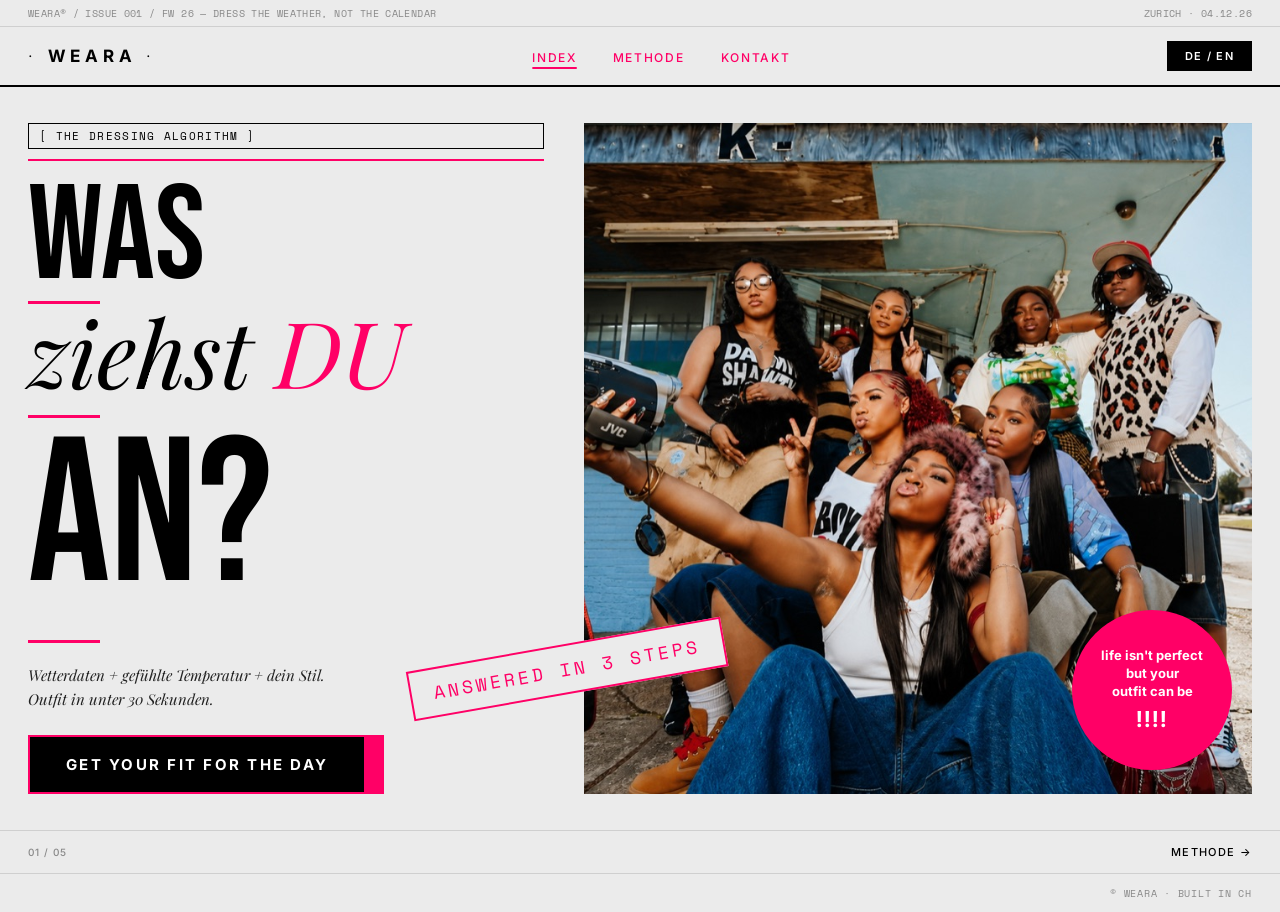
<file: index.html>
<!doctype html>
<html lang="de">
  <head>
    <meta charset="UTF-8" />
    <meta name="viewport" content="width=device-width, initial-scale=1.0" />
    <title>WEARA — The Dressing Algorithm</title>
    <link rel="stylesheet" href="css/style.css" />
  </head>
  <body id="page-index">
    <!-- NAVIGATION -->
    <div class="nav-wrapper">
      <div class="info-bar">
        <span
          >WEARA® / ISSUE 001 / FW 26 — DRESS THE WEATHER, NOT THE
          CALENDAR</span
        >
        <span id="dateTime"></span>
      </div>
      <nav class="main-nav">
        <a href="index.html" class="logo">WEARA</a>
        <ul class="nav-links">
          <li><a href="index.html" class="active">INDEX</a></li>
          <li><a href="mood.html">METHODE</a></li>
          <li><a href="kontakt.html">KONTAKT</a></li>
        </ul>
        <button class="nav-btn">DE / EN</button>
      </nav>
    </div>

    <!-- PAGE CONTENT -->
    <main class="page">
      <section class="index-layout">
        <!-- LEFT: Text -->
        <div class="index-left">
          <div class="tag-label">[ THE DRESSING ALGORITHM ]</div>
          <div class="tag-label-line"></div>

          <h1 class="hero-headline">
            <span class="h-was">WAS</span>
            <span class="pink-bar-h"></span>
            <span class="h-mid">ziehst <span class="text-pink">DU</span></span>
            <span class="pink-bar-h"></span>
            <span class="h-an">AN?</span>
          </h1>

          <div class="hero-tagline">
            <span class="pink-bar-h" style="margin-bottom: 20px"></span>
            <p>
              Wetterdaten + gefühlte Temperatur + dein Stil.<br />Outfit in
              unter 30 Sekunden.
            </p>
            <div class="cta-wrapper">
              <a href="mood.html" class="btn-primary"
                >GET YOUR FIT FOR THE DAY</a
              >
              <div class="cta-accent"></div>
            </div>
          </div>
        </div>

        <!-- RIGHT: Hero Image -->
        <div class="index-right">
          <!-- Ersetze diese URL mit deinem eigenen Bild -->
          <div
            class="hero-photo"
            style="background-image: url('img/hero.jpg');"
          ></div>

          <!-- Pinker Kreis-Badge -->
          <div class="circle-badge">
            <span>life isn't perfect<br />but your<br />outfit can be</span>
            <span class="excl">!!!!</span>
          </div>
        </div>

        <!-- "ANSWERED IN 3 STEPS" — ausserhalb index-right, schwebt über der Grenze -->
        <div class="answered-tag">ANSWERED IN 3 STEPS</div>
      </section>
    </main>

    <!-- BOTTOM NAV -->
    <div class="bottom-nav">
      <span class="page-info">01 / 05</span>
      <a href="mood.html">METHODE →</a>
    </div>

    <!-- FOOTER -->
    <footer class="site-footer">© WEARA · BUILT IN CH</footer>

    <script src="js/script.js" type="module"></script>
  </body>
</html>
</file>
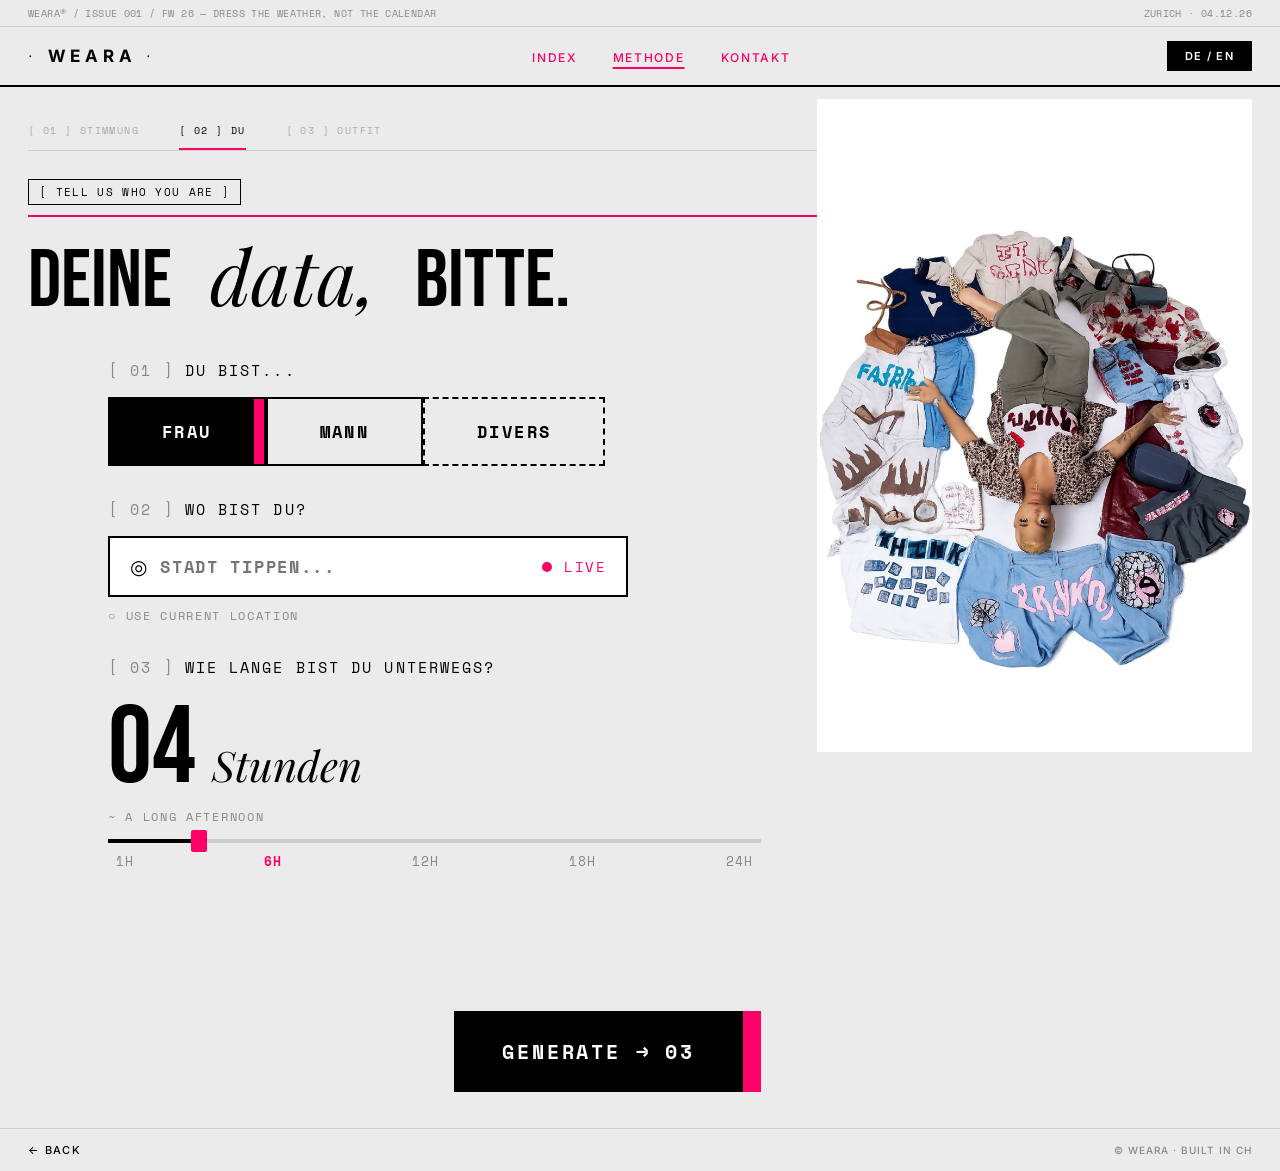
<file: daten.html>
<!doctype html>
<html lang="de">
  <head>
    <meta charset="UTF-8" />
    <meta name="viewport" content="width=device-width, initial-scale=1.0" />
    <title>WEARA — Daten</title>
    <link rel="stylesheet" href="css/style.css" />
    <style>
      /* ── Step-Nav ── */
      .step-nav {
        display: flex;
        gap: 40px;
        margin-bottom: 28px;
        border-bottom: 1px solid var(--border);
        padding-bottom: 0;
      }
      .step-nav a {
        font-family: 'Space Mono', monospace;
        font-size: 10px;
        letter-spacing: 0.14em;
        text-decoration: none;
        color: #aaa;
        padding-bottom: 10px;
        display: block;
      }
      .step-nav a.active {
        color: var(--black);
        border-bottom: 2px solid var(--pink);
      }

      /* ── Headline ── */
      .daten-h1-row {
        display: flex;
        align-items: baseline;
        gap: clamp(10px, 3vw, 48px);   /* skaliert mit Viewport */
        margin-bottom: clamp(20px, 3vw, 36px);
        flex-wrap: wrap;               /* bricht um statt zu überlaufen */
      }
      .daten-h1-row .d-bold {
        font-family: 'Bebas Neue', sans-serif;
        font-size: clamp(36px, 9vw, 82px);   /* min 36px bei ~400px Viewport */
        font-weight: 400;
        line-height: 1;
      }
      .daten-h1-row .d-italic {
        font-family: 'Playfair Display', serif;
        font-style: italic;
        font-size: clamp(32px, 8vw, 76px);
        font-weight: 400;
        line-height: 1;
      }

      /* ── Step Labels ── */
      .step-label {
        font-family: 'Space Mono', monospace;
        font-size: 15px;
        letter-spacing: 0.14em;
        margin-bottom: 16px;
        color: var(--black);
        display: flex;
        align-items: center;
        gap: 10px;
      }
      .step-label .step-num-box {
        color: var(--gray);
      }

      /* ── Gender Buttons ── */
      .gender-btns {
        display: flex;
        gap: 0;
        margin-bottom: 32px;
      }
      .gender-btn {
        padding: 20px 52px;
        font-family: 'Space Mono', monospace;
        font-size: 17px;
        font-weight: 700;
        letter-spacing: 0.14em;
        cursor: pointer;
        border: 2px solid var(--black);
        background: transparent;
        color: var(--black);
        position: relative;
        transition: all 0.15s;
      }
      .gender-btn.active {
        background: var(--black);
        color: var(--white);
      }
      .gender-btn.active::after {
        content: '';
        position: absolute;
        right: 0;
        top: 0;
        bottom: 0;
        width: 10px;
        background: var(--pink);
      }
      .gender-btn.dashed {
        border-style: dashed;
      }

      /* ── Location Autocomplete ── */
      .location-wrap {
        position: relative;
        max-width: 520px;
        margin-bottom: 10px;
      }
      .location-box {
        display: flex;
        align-items: center;
        gap: 12px;
        border: 2px solid var(--black);
        padding: 16px 20px;
        background: var(--white);
      }
      .location-suggestions {
        position: absolute;
        top: 100%;
        left: 0;
        right: 0;
        background: var(--white);
        border: 2px solid var(--black);
        border-top: none;
        z-index: 200;
        display: none;
      }
      .suggestion-item {
        display: flex;
        justify-content: space-between;
        align-items: center;
        padding: 13px 20px;
        border-bottom: 1px solid rgba(0,0,0,0.08);
        cursor: pointer;
        transition: background 0.1s;
      }
      .suggestion-item:last-child { border-bottom: none; }
      .suggestion-item:hover { background: var(--bg); }
      .sug-name {
        font-family: 'Space Mono', monospace;
        font-size: 13px;
        font-weight: 700;
        letter-spacing: 0.08em;
      }
      .sug-sub {
        font-family: 'Space Mono', monospace;
        font-size: 10px;
        color: var(--gray);
        letter-spacing: 0.06em;
        text-align: right;
      }
      .suggestion-hint {
        padding: 11px 20px;
        font-family: 'Space Mono', monospace;
        font-size: 10px;
        color: var(--gray);
        letter-spacing: 0.1em;
      }
      .location-icon {
        font-size: 20px;
        flex-shrink: 0;
      }
      .location-name {
        font-family: 'Space Mono', monospace;
        font-size: 17px;
        font-weight: 700;
        letter-spacing: 0.1em;
        flex: 1;
      }
      .live-dot {
        width: 10px;
        height: 10px;
        background: var(--pink);
        border-radius: 50%;
        flex-shrink: 0;
      }
      .live-text {
        font-family: 'Space Mono', monospace;
        font-size: 14px;
        color: var(--pink);
        letter-spacing: 0.1em;
      }
      .use-location {
        font-family: 'Space Mono', monospace;
        font-size: 12px;
        letter-spacing: 0.14em;
        color: var(--gray);
        cursor: pointer;
        margin-bottom: 32px;
        display: block;
      }
      .use-location::before { content: '○  '; }

      /* ── Duration ── */
      .duration-row {
        display: flex;
        align-items: baseline;
        gap: 16px;
        margin-bottom: 4px;
      }
      .duration-num {
        font-family: 'Bebas Neue', sans-serif;
        font-size: 110px;
        line-height: 1;
      }
      .duration-unit {
        font-family: 'Playfair Display', serif;
        font-style: italic;
        font-size: 42px;
      }
      .duration-desc {
        font-family: 'Space Mono', monospace;
        font-size: 12px;
        letter-spacing: 0.14em;
        color: var(--gray);
        margin-bottom: 14px;
      }

      /* ── Slider ── */
      .slider-wrap {
        width: 100%;
      }
      .range-slider {
        -webkit-appearance: none;
        appearance: none;
        width: 100% !important;
        max-width: none !important;
        height: 4px;
        background: var(--black);
        outline: none;
        cursor: pointer;
        display: block;
      }
      .range-slider::-webkit-slider-thumb {
        -webkit-appearance: none;
        width: 16px;
        height: 22px;
        background: var(--pink);
        border-radius: 2px;
        cursor: pointer;
      }
      .range-slider::-moz-range-thumb {
        width: 16px;
        height: 22px;
        background: var(--pink);
        border-radius: 2px;
        border: none;
        cursor: pointer;
      }
      .slider-marks {
        display: flex;
        justify-content: space-between;
        width: 100%;
        margin-top: 8px;
        font-family: 'Space Mono', monospace;
        font-size: 13px;
        color: var(--gray);
        letter-spacing: 0.08em;
        padding: 0 8px;
      }
      .slider-marks span.active-mark {
        color: var(--pink);
        font-weight: 700;
      }

      /* ── Generate Button ── */
      .generate-btn-wrap {
        display: flex;
        justify-content: flex-end;
        margin-top: 140px;
      }
      .generate-btn {
        display: flex;
        align-items: stretch;
        text-decoration: none;
      }
      .generate-btn span {
        background: var(--black);
        color: var(--white);
        font-family: 'Space Mono', monospace;
        font-size: 20px;
        font-weight: 700;
        letter-spacing: 0.14em;
        padding: 26px 48px;
      }
      .generate-btn .gen-accent {
        background: var(--pink);
        width: 18px;
        padding: 0;
      }

      /* ── Validierung ── */
      .location-box.error {
        border-color: var(--pink) !important;
        animation: shake 0.35s ease;
      }
      @keyframes shake {
        0%,100% { transform: translateX(0); }
        20%     { transform: translateX(-6px); }
        50%     { transform: translateX(6px); }
        80%     { transform: translateX(-3px); }
      }
      .field-error {
        font-family: 'Space Mono', monospace;
        font-size: 10px;
        letter-spacing: 0.12em;
        color: var(--pink);
        margin-top: 6px;
        margin-bottom: 20px;
        display: none;
      }
      .field-error::before { content: '⚠  '; }

      /* ── Layout — Mobile first: kein padding-left, 1 Spalte ── */
      .daten-layout {
        display: grid;
        grid-template-columns: 1fr;
        gap: 0;
        align-items: start;
      }

      /* Foto standardmässig ausblenden (nur Desktop) */
      .daten-photo {
        display: none;
        width: 100%;
        height: 920px;
        background-color: transparent;
        background-size: contain;
        background-position: top center;
        background-repeat: no-repeat;
        margin-top: -260px;
      }

      /* ── Desktop ≥ 1000px — 2-Spalten mit Padding ── */
      @media (min-width: 1000px) {
        .daten-layout {
          grid-template-columns: 3fr 2fr;
          gap: 56px;
          padding-left: 80px;
        }
        .daten-photo { display: block; }
      }

      /* ── Mobile/Tablet ≤ 999px ── */
      @media (max-width: 999px) {
        .step-nav {
          gap: 16px;
          overflow-x: auto;
          padding-bottom: 8px;
        }
        /* Step-Labels kleiner — sonst überläuft "WIE LANGE BIST DU UNTERWEGS?" */
        .step-label { font-size: 11px; letter-spacing: 0.1em; }
        .gender-btns { flex-wrap: wrap; }
        .gender-btn {
          padding: 14px 20px;
          font-size: 14px;
          flex: 1;
          min-width: 80px;
        }
        .location-wrap { max-width: 100%; }
        .duration-num  { font-size: 80px; }
        .generate-btn-wrap {
          margin-top: 48px;
          justify-content: stretch;
        }
        .generate-btn {
          width: 100%;
        }
        .generate-btn span {
          font-size: 16px;
          padding: 20px 28px;
          flex: 1;
          text-align: center;
        }
        .slider-wrap { width: 100%; }
      }
    </style>
  </head>
  <body id="page-daten">

    <!-- NAVIGATION -->
    <div class="nav-wrapper">
      <div class="info-bar">
        <span>WEARA® / ISSUE 001 / FW 26 — DRESS THE WEATHER, NOT THE CALENDAR</span>
        <span id="dateTime"></span>
      </div>
      <nav class="main-nav">
        <a href="index.html" class="logo">WEARA</a>
        <ul class="nav-links">
          <li><a href="index.html">INDEX</a></li>
          <li><a href="mood.html" class="active">METHODE</a></li>
          <li><a href="kontakt.html">KONTAKT</a></li>
        </ul>
        <button class="nav-btn" id="langBtn">DE / EN</button>
      </nav>
    </div>

    <!-- PAGE CONTENT -->
    <main class="page">

      <!-- Sub-Step Navigation -->
      <nav class="step-nav">
        <a href="mood.html">[ 01 ] STIMMUNG</a>
        <a href="daten.html" class="active">[ 02 ] DU</a>
        <a href="outfit.html">[ 03 ] OUTFIT</a>
      </nav>

      <div class="tag-label">[ TELL US WHO YOU ARE ]</div>
      <div class="tag-label-line" style="margin-bottom: 20px;"></div>

      <!-- Headline: alle drei Wörter in einer Zeile -->
      <div class="daten-h1-row">
        <span class="d-bold">DEINE</span>
        <span class="d-italic">data,</span>
        <span class="d-bold">bitte.</span>
      </div>

      <div class="daten-layout">

        <!-- LEFT: Form -->
        <div>

          <!-- Step 01: Gender -->
          <div class="step-label">
            <span class="step-num-box">[ 01 ]</span> DU BIST...
          </div>
          <div class="gender-btns">
            <button class="gender-btn active" data-value="frau">FRAU</button>
            <button class="gender-btn" data-value="mann">MANN</button>
            <button class="gender-btn dashed" data-value="divers">DIVERS</button>
          </div>

          <!-- Step 02: Location -->
          <div class="step-label">
            <span class="step-num-box">[ 02 ]</span> WO BIST DU?
          </div>
          <div class="location-wrap">
            <div class="location-box">
              <span class="location-icon">◎</span>
              <input
                type="text"
                id="locationText"
                placeholder="STADT TIPPEN..."
                class="location-name"
                autocomplete="off"
                style="border:none; outline:none; background:transparent; width:100%; font-family:'Space Mono',monospace; font-size:17px; font-weight:700; letter-spacing:0.1em; text-transform:uppercase; cursor:text;"
              />
              <span class="live-dot"></span>
              <span class="live-text">LIVE</span>
            </div>
            <div class="location-suggestions" id="locationSuggestions"></div>
          </div>
          <span class="use-location" id="getLocation">USE CURRENT LOCATION</span>
          <p class="field-error" id="locationError">STANDORT BITTE EINGEBEN</p>

          <!-- Step 03: Duration -->
          <div class="step-label">
            <span class="step-num-box">[ 03 ]</span> WIE LANGE BIST DU UNTERWEGS?
          </div>
          <div class="duration-row">
            <span class="duration-num" id="durationNum">04</span>
            <span class="duration-unit serif-italic">Stunden</span>
          </div>
          <div class="duration-desc" id="durationDesc">~ A LONG AFTERNOON</div>

          <div class="slider-wrap">
            <input type="range" class="range-slider" id="durationSlider" min="1" max="24" value="4">
            <div class="slider-marks">
              <span>1H</span>
              <span>6H</span>
              <span>12H</span>
              <span>18H</span>
              <span>24H</span>
            </div>
          </div>
          <p class="field-error" id="durationError">MINDESTENS 1 STUNDE ANGEBEN</p>

          <!-- Generate Button -->
          <div class="generate-btn-wrap">
            <div id="generateBtn" class="generate-btn" style="cursor:pointer;">
              <span>GENERATE → 03</span>
              <div class="gen-accent"></div>
            </div>
          </div>

        </div>

        <!-- RIGHT: Image -->
        <div>
          <div class="daten-photo" style="background-image: url('img/daten.jpg');"></div>
        </div>

      </div>
    </main>

    <!-- BOTTOM NAV / FOOTER -->
    <div class="bottom-nav">
      <a href="mood.html">← BACK</a>
      <span class="page-info">© WEARA · BUILT IN CH</span>
    </div>

    <script src="js/script.js" type="module"></script>
  </body>
</html>
</file>
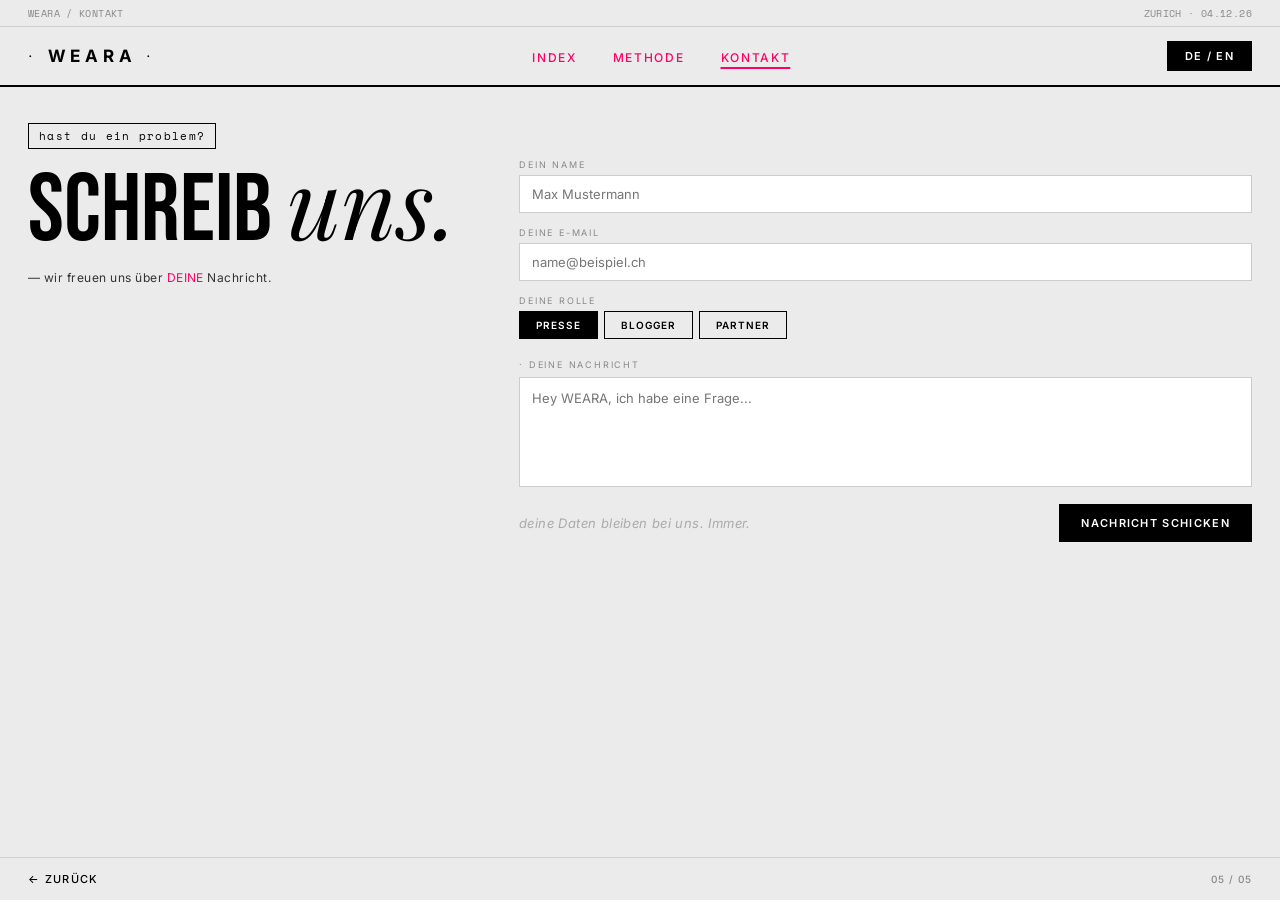
<file: kontakt.html>
<!doctype html>
<html lang="de">
  <head>
    <meta charset="UTF-8" />
    <meta name="viewport" content="width=device-width, initial-scale=1.0" />
    <title>WEARA — Kontakt</title>
    <link rel="stylesheet" href="css/style.css" />
  </head>
  <body id="page-kontakt">
    <!-- NAVIGATION -->
    <div class="nav-wrapper">
      <div class="info-bar">
        <span>WEARA / KONTAKT</span>
        <span id="dateTime"></span>
      </div>
      <nav class="main-nav">
        <a href="index.html" class="logo">WEARA</a>
        <ul class="nav-links">
          <li><a href="index.html">INDEX</a></li>
          <li><a href="mood.html">METHODE</a></li>
          <li><a href="kontakt.html" class="active">KONTAKT</a></li>
        </ul>
        <button class="nav-btn" id="langBtn">DE / EN</button>
      </nav>
    </div>

    <!-- PAGE CONTENT -->
    <main class="page">
      <div class="tag-label">hast du ein problem?</div>

      <div class="kontakt-layout">
        <!-- LEFT: Headline -->
        <div class="kontakt-left">
          <h1 class="kontakt-h1">
            SCHREIB <span class="serif-italic">uns.</span>
          </h1>
          <p class="kontakt-sub">
            — wir freuen uns über <span class="pink">DEINE</span> Nachricht.
          </p>
        </div>

        <!-- RIGHT: Form -->
        <div class="kontakt-right">
          <form id="kontaktForm" novalidate>
            <div class="form-field">
              <label class="field-label" for="name">DEIN NAME</label>
              <input
                class="field-input"
                type="text"
                id="name"
                name="name"
                placeholder="Max Mustermann"
                required
              />
            </div>

            <div class="form-field">
              <label class="field-label" for="email">DEINE E-MAIL</label>
              <input
                class="field-input"
                type="email"
                id="email"
                name="email"
                placeholder="name@beispiel.ch"
                required
              />
            </div>

            <div class="form-field">
              <label class="field-label">DEINE ROLLE</label>
              <div class="role-btns">
                <button
                  type="button"
                  class="role-btn active"
                  data-role="presse"
                >
                  PRESSE
                </button>
                <button type="button" class="role-btn" data-role="blogger">
                  BLOGGER
                </button>
                <button type="button" class="role-btn" data-role="partner">
                  PARTNER
                </button>
              </div>
            </div>

            <p class="mehr-label">· DEINE NACHRICHT</p>
            <div class="form-field">
              <textarea
                class="field-textarea"
                id="message"
                name="message"
                placeholder="Hey WEARA, ich habe eine Frage..."
                required
              ></textarea>
            </div>

            <div class="form-footer">
              <p class="privacy-note">deine Daten bleiben bei uns. Immer.</p>
              <button type="submit" class="btn-black">
                NACHRICHT SCHICKEN
              </button>
            </div>
          </form>
        </div>
      </div>
    </main>

    <!-- BOTTOM NAV -->
    <div class="bottom-nav">
      <a href="index.html">← ZURÜCK</a>
      <span class="page-info">05 / 05</span>
    </div>

    <script src="js/script.js" type="module"></script>
  </body>
</html>
</file>
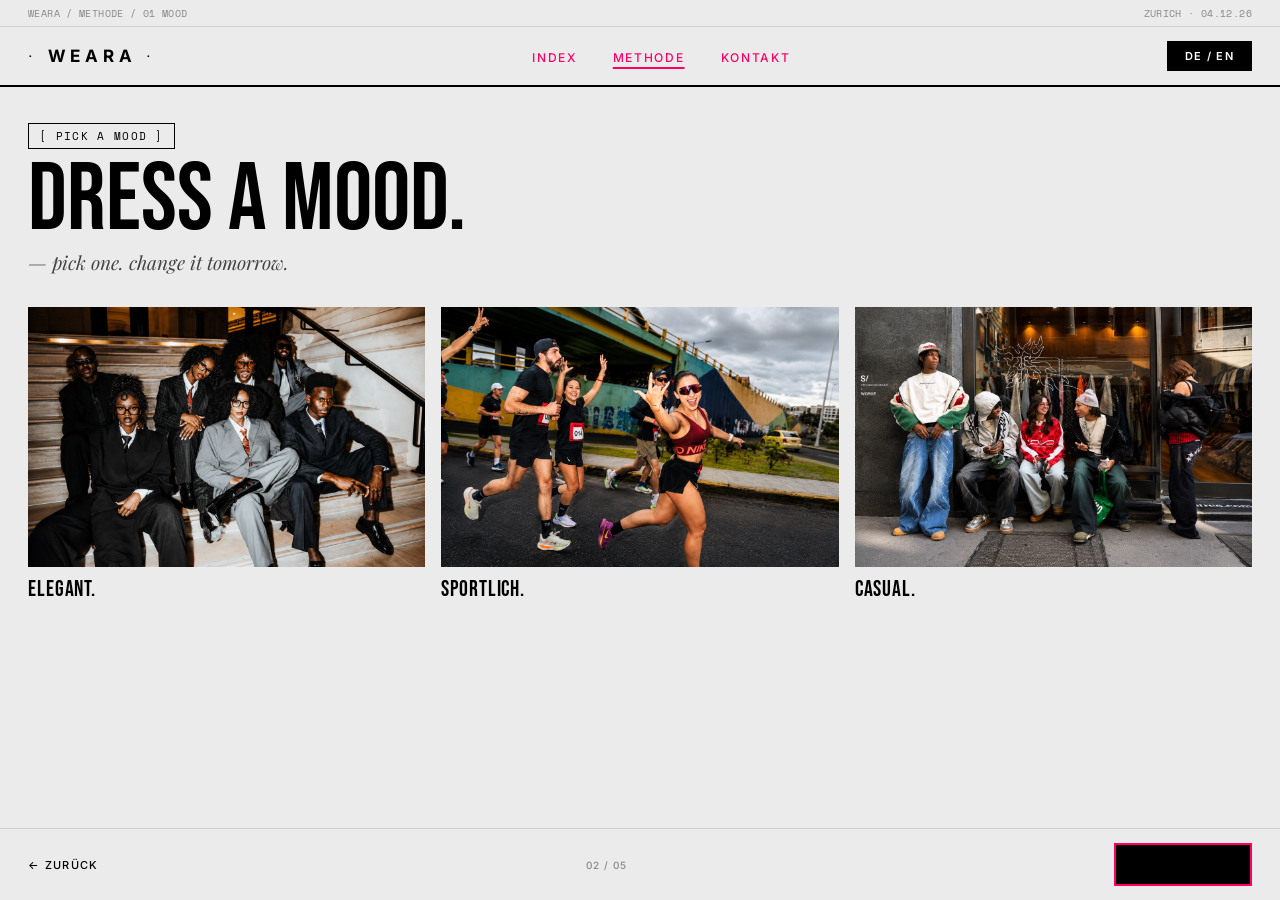
<file: mood.html>
<!DOCTYPE html>
<html lang="de">
<head>
  <meta charset="UTF-8">
  <meta name="viewport" content="width=device-width, initial-scale=1.0">
  <title>WEARA — Mood</title>
  <link rel="stylesheet" href="css/style.css">
</head>
<body id="page-mood">

  <!-- NAVIGATION -->
  <div class="nav-wrapper">
    <div class="info-bar">
      <span>WEARA / METHODE / 01 MOOD</span>
      <span id="dateTime"></span>
    </div>
    <nav class="main-nav">
      <a href="index.html" class="logo">WEARA</a>
      <ul class="nav-links">
        <li><a href="index.html">INDEX</a></li>
        <li><a href="mood.html" class="active">METHODE</a></li>
        <li><a href="kontakt.html">KONTAKT</a></li>
      </ul>
      <button class="nav-btn" id="langBtn">DE / EN</button>
    </nav>
  </div>

  <!-- PAGE CONTENT -->
  <main class="page">

    <div class="tag-label">[ PICK A MOOD ]</div>

    <h1 class="mood-h1">DRESS A MOOD.</h1>
    <p class="mood-subline">— pick one. change it tomorrow.</p>

    <div class="mood-cards">

      <div class="mood-card" data-mood="elegant">
        <div class="mood-card-photo" style="background-image: url('img/elegance.jpg');"></div>
        <div class="mood-card-label">elegant.</div>
      </div>

      <div class="mood-card" data-mood="sportlich">
        <div class="mood-card-photo" style="background-image: url('img/sporty_01.jpg');"></div>
        <div class="mood-card-label">sportlich.</div>
      </div>

      <div class="mood-card" data-mood="casual">
        <div class="mood-card-photo" style="background-image: url('img/casual.jpg');"></div>
        <div class="mood-card-label">casual.</div>
      </div>

    </div>
  </main>

  <!-- BOTTOM NAV -->
  <div class="bottom-nav">
    <a href="index.html">← ZURÜCK</a>
    <span class="page-info">02 / 05</span>
    <a href="daten.html" class="btn-primary" style="padding: 10px 20px;">WEITER →</a>
  </div>

  <script src="js/script.js" type="module"></script>
</body>
</html>
</file>
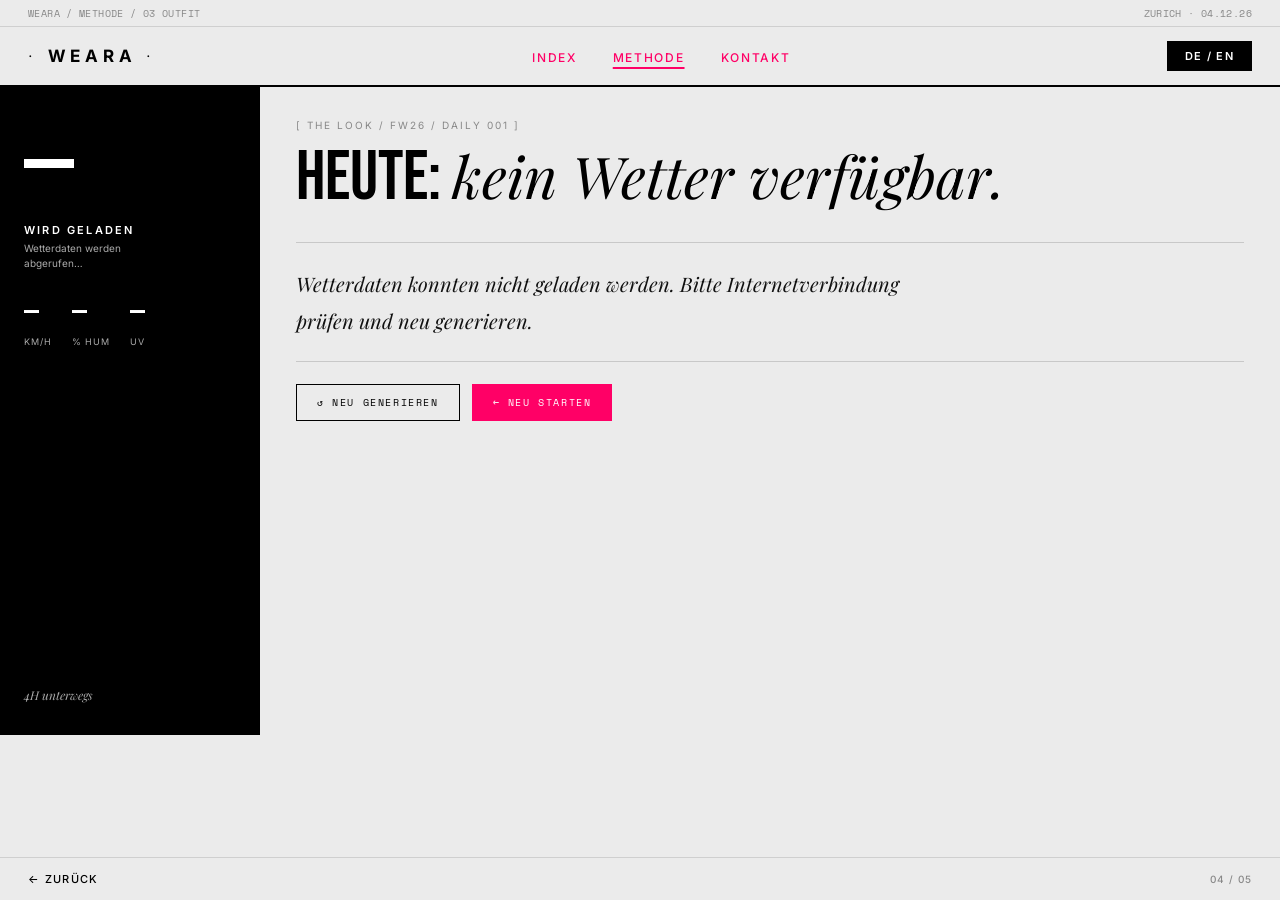
<file: outfit.html>
<!DOCTYPE html>
<html lang="de">
<head>
  <meta charset="UTF-8">
  <meta name="viewport" content="width=device-width, initial-scale=1.0">
  <title>WEARA — Outfit</title>
  <link rel="stylesheet" href="css/style.css">
  <style>
    /* ── AI Text Block ── */
    .outfit-ai-block {
      margin-top: 4px;
    }
    .outfit-divider {
      width: 100%;
      height: 1px;
      background: rgba(0,0,0,0.15);
      margin: 22px 0;
    }

    /* Loading-Dots */
    .outfit-loading {
      display: flex;
      align-items: center;
      gap: 10px;
      padding: 20px 0 8px;
    }
    .outfit-loading span.dot {
      width: 9px;
      height: 9px;
      background: var(--pink);
      border-radius: 50%;
      animation: loadbounce 1.4s ease-in-out infinite;
    }
    .outfit-loading span.dot:nth-child(2) { animation-delay: 0.2s; }
    .outfit-loading span.dot:nth-child(3) { animation-delay: 0.4s; }
    @keyframes loadbounce {
      0%, 80%, 100% { opacity: 0.2; transform: scale(0.8); }
      40%           { opacity: 1;   transform: scale(1.2); }
    }
    .outfit-loading-label {
      font-family: 'Space Mono', monospace;
      font-size: 10px;
      letter-spacing: 0.14em;
      color: var(--gray);
      margin-left: 4px;
    }

    /* Outfit-Text */
    .outfit-ai-text {
      font-family: 'Playfair Display', serif;
      font-style: italic;
      font-size: 20px;
      line-height: 1.85;
      color: #111;
      max-width: 660px;
    }

    /* Button-Zeile */
    .outfit-action-row {
      display: flex;
      gap: 12px;
      align-items: center;
      flex-wrap: wrap;
    }

    /* Neu-Generieren Button */
    .outfit-regen-btn {
      font-family: 'Space Mono', monospace;
      font-size: 10px;
      letter-spacing: 0.16em;
      background: transparent;
      border: 1.5px solid var(--black);
      padding: 10px 20px;
      cursor: pointer;
      transition: background 0.15s, color 0.15s;
    }
    .outfit-regen-btn:hover {
      background: var(--black);
      color: var(--white);
    }

    /* Neu Starten Button */
    .outfit-restart-btn {
      font-family: 'Space Mono', monospace;
      font-size: 10px;
      letter-spacing: 0.16em;
      background: var(--pink);
      color: var(--white);
      border: 1.5px solid var(--pink);
      padding: 10px 20px;
      cursor: pointer;
      transition: opacity 0.15s;
    }
    .outfit-restart-btn:hover {
      opacity: 0.85;
    }

    /* ── Mobile ≤ 600px ── */
    @media (max-width: 600px) {
      .outfit-ai-text {
        font-size: 17px;
        line-height: 1.75;
        max-width: 100%;
      }
      .outfit-action-row {
        flex-direction: column;
        align-items: stretch;
        gap: 10px;
      }
      .outfit-regen-btn,
      .outfit-restart-btn {
        width: 100%;
        text-align: center;
        padding: 14px 20px;
        font-size: 11px;
      }
    }
  </style>
</head>
<body id="page-outfit">

  <!-- NAVIGATION -->
  <div class="nav-wrapper">
    <div class="info-bar">
      <span>WEARA / METHODE / 03 OUTFIT</span>
      <span id="dateTime"></span>
    </div>
    <nav class="main-nav">
      <a href="index.html" class="logo">WEARA</a>
      <ul class="nav-links">
        <li><a href="index.html">INDEX</a></li>
        <li><a href="mood.html" class="active">METHODE</a></li>
        <li><a href="kontakt.html">KONTAKT</a></li>
      </ul>
      <button class="nav-btn" id="langBtn">DE / EN</button>
    </nav>
  </div>

  <!-- PAGE CONTENT -->
  <main class="page">
    <div class="outfit-layout">

      <!-- LEFT: Weather Panel -->
      <div class="weather-panel">
        <div>
          <div class="weather-temp" id="weatherTemp">—</div>
          <div class="weather-type" id="weatherType">WIRD GELADEN</div>
          <div class="weather-desc" id="weatherDesc">Wetterdaten werden<br>abgerufen…</div>
        </div>

        <div class="weather-stats">
          <div class="weather-stat">
            <span class="val" id="weatherWind">—</span>
            <span class="lbl">KM/H</span>
          </div>
          <div class="weather-stat">
            <span class="val" id="weatherHumidity">—</span>
            <span class="lbl">% HUM</span>
          </div>
          <div class="weather-stat">
            <span class="val" id="weatherUv">—</span>
            <span class="lbl">UV</span>
          </div>
        </div>

        <div class="weather-duration serif-italic" id="outfitDuration">lädt…</div>
      </div>

      <!-- RIGHT: Outfit Content -->
      <div class="outfit-content">
        <div class="outfit-tag">[ THE LOOK / FW26 / DAILY 001 ]</div>

        <h1 class="outfit-h1">
          HEUTE: <span class="serif-italic" id="outfitHeadline">analysiert…</span>
        </h1>

        <!-- AI Outfit-Text -->
        <div class="outfit-ai-block">
          <div class="outfit-divider"></div>

          <!-- Loading-Animation -->
          <div class="outfit-loading" id="outfitLoading">
            <span class="dot"></span>
            <span class="dot"></span>
            <span class="dot"></span>
            <span class="outfit-loading-label">ANALYSIERE WETTER + STIL...</span>
          </div>

          <!-- KI-Empfehlungstext -->
          <p class="outfit-ai-text" id="outfitRecommendation" style="display:none;"></p>

          <div class="outfit-divider" id="outfitDivider2" style="display:none;"></div>
          <div class="outfit-action-row" id="outfitActions" style="display:none;">
            <button class="outfit-regen-btn" id="outfitRegen">↺ NEU GENERIEREN</button>
            <button class="outfit-restart-btn" id="outfitRestart">← NEU STARTEN</button>
          </div>
        </div>

      </div>
    </div>
  </main>

  <!-- BOTTOM NAV -->
  <div class="bottom-nav">
    <a href="daten.html">← ZURÜCK</a>
    <span class="page-info">04 / 05</span>
  </div>

  <script src="js/script.js" type="module"></script>
</body>
</html>
</file>
<file: css/style.css>
@import url('https://fonts.googleapis.com/css2?family=Bebas+Neue&family=Playfair+Display:ital,wght@1,400;1,700&family=Inter:wght@300;400;500;600&family=Space+Mono:wght@400;700&display=swap');

:root {
  --pink: #FF0066;
  --black: #000000;
  --white: #FFFFFF;
  --bg: #EBEBEB;
  --gray: #888;
  --border: rgba(0,0,0,0.12);
}

*, *::before, *::after {
  margin: 0;
  padding: 0;
  box-sizing: border-box;
}

html {
  height: 100%;
  overflow-x: hidden;   /* verhindert Viewport-Ausdehnung durch überlaufende Elemente */
}

body {
  background: var(--bg);
  font-family: 'Inter', system-ui, sans-serif;
  color: var(--black);
  font-size: 14px;
  min-height: 100vh;
  display: flex;
  flex-direction: column;
  overflow-x: hidden;
}

/* ================================================
   NAVIGATION
================================================ */

.nav-wrapper {
  position: sticky;
  top: 0;
  z-index: 1000;
  background: var(--bg);
}

.info-bar {
  display: flex;
  justify-content: space-between;
  align-items: center;
  padding: 6px 28px;
  font-family: 'Space Mono', monospace;
  font-size: 9.5px;
  letter-spacing: 0.04em;
  color: var(--gray);
  border-bottom: 1px solid var(--border);
}

.main-nav {
  display: flex;
  align-items: center;
  justify-content: space-between;
  padding: 14px 28px;
  border-bottom: 2px solid var(--black);
}

.logo {
  font-family: 'Inter', sans-serif;
  font-weight: 700;
  font-size: 17px;
  letter-spacing: 0.28em;
  text-decoration: none;
  color: var(--black);
}

.logo::before { content: '· '; font-weight: 300; }
.logo::after  { content: ' ·'; font-weight: 300; }

.nav-links {
  list-style: none;
  display: flex;
  gap: 36px;
}

.nav-links a {
  text-decoration: none;
  color: var(--pink);
  font-size: 12px;
  font-weight: 500;
  letter-spacing: 0.14em;
}

.nav-links a.active {
  text-decoration: underline;
  text-decoration-thickness: 1.5px;
  text-underline-offset: 5px;
}

.nav-btn {
  background: var(--black);
  color: var(--white);
  border: none;
  padding: 8px 18px;
  font-size: 11px;
  font-weight: 600;
  letter-spacing: 0.12em;
  cursor: pointer;
  font-family: 'Inter', sans-serif;
}

/* ================================================
   MAIN & BOTTOM NAV
================================================ */

main.page {
  flex: 1;
  padding: 36px 28px;
}

.bottom-nav {
  display: flex;
  justify-content: space-between;
  align-items: center;
  padding: 14px 28px;
  border-top: 1px solid var(--border);
  font-size: 11px;
  letter-spacing: 0.12em;
  font-weight: 500;
  background: var(--bg);
}

.bottom-nav a {
  text-decoration: none;
  color: var(--black);
}

.bottom-nav a:hover { color: var(--pink); }

.page-info {
  color: var(--gray);
  font-size: 10px;
  letter-spacing: 0.1em;
}

/* ================================================
   SHARED COMPONENTS
================================================ */

.tag-label {
  display: inline-block;
  font-family: 'Space Mono', monospace;
  font-size: 11px;
  letter-spacing: 0.12em;
  padding: 4px 10px;
  border: 1px solid var(--black);
  margin-bottom: 10px;
}

.tag-label-line {
  width: 100%;
  height: 2px;
  background: var(--pink);
  margin-bottom: 20px;
}

.serif-italic {
  font-family: 'Playfair Display', serif;
  font-style: italic;
}

.text-pink { color: var(--pink); }

.btn-primary {
  display: inline-block;
  background: var(--black);
  color: var(--white);
  border: 2px solid var(--pink);
  padding: 18px 36px;
  font-size: 15px;
  font-weight: 700;
  letter-spacing: 0.15em;
  cursor: pointer;
  text-decoration: none;
  font-family: 'Inter', sans-serif;
}

.btn-primary:hover { opacity: 0.88; }

.btn-black {
  display: inline-block;
  background: var(--black);
  color: var(--white);
  border: none;
  padding: 12px 22px;
  font-size: 11px;
  font-weight: 600;
  letter-spacing: 0.12em;
  cursor: pointer;
  text-decoration: none;
  font-family: 'Inter', sans-serif;
}

/* ================================================
   INDEX PAGE
================================================ */

.index-layout {
  display: grid;
  grid-template-columns: 5fr 6fr;
  gap: 0;
  min-height: 72vh;
  position: relative;
}

.index-left {
  display: flex;
  flex-direction: column;
  padding-right: 40px;
}

.hero-headline {
  font-family: 'Bebas Neue', sans-serif;
  font-weight: 400;
  display: flex;
  flex-direction: column;
  gap: 0;
  flex: 1;
}

.h-was {
  font-size: clamp(80px, 10.5vw, 148px);
  line-height: 0.85;
}

.h-mid {
  font-family: 'Playfair Display', serif;
  font-style: italic;
  font-size: clamp(56px, 7.2vw, 102px);
  line-height: 0.9;
  margin-bottom: -6px;
}

.h-an {
  font-size: clamp(120px, 16vw, 220px);
  line-height: 0.85;
  margin-top: 8px;
}

.pink-bar-h {
  display: block;
  width: 72px;
  height: 3px;
  background: var(--pink);
  margin: 6px 0;
}

.h-mid + .pink-bar-h {
  margin-top: 28px;
}

.hero-tagline {
  padding-top: 28px;
}

.hero-tagline p {
  font-family: 'Playfair Display', serif;
  font-style: italic;
  font-size: 15px;
  line-height: 1.6;
  margin-bottom: 24px;
  color: #222;
  max-width: 380px;
}

.index-right {
  overflow: hidden;
  position: relative;
}

.hero-photo {
  width: 100%;
  height: 100%;
  min-height: 480px;
  background-color: #bbb;
  background-size: cover;
  background-position: center;
  display: block;
}

/* "ANSWERED IN 3 STEPS" overlay — standardmässig versteckt, nur auf sehr breiten Screens */
.answered-tag {
  display: none;
  position: absolute;
  bottom: 100px;
  left: 44%;
  transform: translateX(-50%) rotate(-10deg);
  background: var(--bg);
  border: 2px solid var(--pink);
  padding: 10px 22px;
  font-family: 'Space Mono', monospace;
  font-size: 18px;
  letter-spacing: 0.18em;
  color: var(--pink);
  z-index: 10;
  white-space: nowrap;
  grid-column: 1 / -1;
}
@media (min-width: 1200px) {
  .answered-tag { display: block; }
}

/* Pinker Kreis-Badge auf dem Bild */
@keyframes pulse {
  0%   { transform: scale(1); }
  50%  { transform: scale(1.12); }
  100% { transform: scale(1); }
}

.circle-badge {
  position: absolute;
  bottom: 24px;
  right: 20px;
  width: 160px;
  height: 160px;
  background: var(--pink);
  border-radius: 50%;
  display: flex;
  flex-direction: column;
  align-items: center;
  justify-content: center;
  text-align: center;
  color: var(--white);
  font-family: 'Inter', sans-serif;
  font-size: 13px;
  font-weight: 700;
  line-height: 1.4;
  padding: 16px;
  z-index: 2;
  animation: pulse 2s ease-in-out infinite;
  cursor: default;
}

.circle-badge .excl {
  font-size: 22px;
  letter-spacing: 0.05em;
  margin-top: 4px;
}

/* CTA Button mit pinkem Akzent-Streifen */
.cta-wrapper {
  display: flex;
  align-items: stretch;
}

.cta-accent {
  width: 18px;
  background: var(--pink);
  flex-shrink: 0;
}

/* Footer */
.site-footer {
  border-top: 1px solid var(--border);
  padding: 12px 28px;
  font-family: 'Space Mono', monospace;
  font-size: 9.5px;
  letter-spacing: 0.08em;
  color: var(--gray);
  text-align: right;
}

/* ================================================
   MOOD PAGE
================================================ */

.mood-h1 {
  font-family: 'Bebas Neue', sans-serif;
  font-size: clamp(60px, 7.5vw, 96px);
  font-weight: 400;
  line-height: 0.88;
}

.mood-subline {
  font-family: 'Playfair Display', serif;
  font-style: italic;
  font-size: 19px;
  color: #444;
  margin-top: 6px;
  margin-bottom: 32px;
}

.mood-cards {
  display: grid;
  grid-template-columns: repeat(3, 1fr);
  gap: 16px;
}

.mood-card {
  cursor: pointer;
}

.mood-card-photo {
  width: 100%;
  height: 260px;
  background-color: #bbb;
  background-size: cover;
  background-position: center;
  position: relative;
  outline: 3px solid transparent;
  transition: outline-color 0.15s;
}

.mood-card.active .mood-card-photo {
  outline-color: var(--pink);
}

.mood-card-label {
  font-family: 'Bebas Neue', sans-serif;
  font-size: 22px;
  font-weight: 400;
  margin-top: 9px;
  letter-spacing: 0.04em;
  transition: color 0.15s;
}

.mood-card.active .mood-card-label {
  color: var(--pink);
}

/* ================================================
   DATEN PAGE
================================================ */

.daten-layout {
  display: grid;
  grid-template-columns: 1fr 1fr;
  gap: 56px;
  align-items: start;
}

.daten-h1 {
  font-family: 'Bebas Neue', sans-serif;
  font-size: clamp(52px, 6.5vw, 86px);
  font-weight: 400;
  line-height: 0.91;
  margin-bottom: 38px;
}

.daten-h1 .serif-italic {
  font-size: clamp(44px, 5.5vw, 72px);
}

.daten-photo {
  width: 100%;
  height: 440px;
  background-color: #bbb;
  background-size: cover;
  background-position: center;
}

.form-step {
  margin-bottom: 32px;
}

.step-header {
  display: flex;
  align-items: center;
  gap: 10px;
  margin-bottom: 10px;
}

.step-num {
  font-size: 10px;
  color: var(--gray);
  letter-spacing: 0.06em;
}

.step-q {
  font-size: 10px;
  letter-spacing: 0.2em;
  font-weight: 600;
  color: #333;
}

.gender-btns {
  display: flex;
  gap: 6px;
}

.gender-btn {
  padding: 9px 20px;
  font-size: 11px;
  font-weight: 700;
  letter-spacing: 0.12em;
  border: 2px solid var(--black);
  background: transparent;
  cursor: pointer;
  font-family: 'Inter', sans-serif;
  transition: all 0.15s;
}

.gender-btn.active {
  background: var(--black);
  color: var(--white);
}

.location-box {
  display: inline-flex;
  align-items: center;
  gap: 10px;
  border: 1px solid var(--black);
  padding: 10px 14px;
  font-size: 13px;
  font-weight: 500;
  letter-spacing: 0.06em;
  cursor: pointer;
}

.location-dot {
  width: 8px;
  height: 8px;
  background: var(--pink);
  border-radius: 50%;
  flex-shrink: 0;
}

.live-badge {
  font-size: 9px;
  font-weight: 700;
  letter-spacing: 0.15em;
  color: var(--gray);
  border: 1px solid var(--gray);
  padding: 1px 5px;
}

.location-alt-link {
  display: block;
  font-size: 10px;
  color: var(--gray);
  letter-spacing: 0.1em;
  text-decoration: underline;
  cursor: pointer;
  margin-top: 7px;
}

.duration-display {
  display: flex;
  align-items: baseline;
  gap: 8px;
  margin-bottom: 10px;
}

.duration-num {
  font-family: 'Bebas Neue', sans-serif;
  font-size: 84px;
  font-weight: 400;
  line-height: 1;
}

.duration-unit {
  font-family: 'Playfair Display', serif;
  font-style: italic;
  font-size: 28px;
}

.range-slider {
  -webkit-appearance: none;
  appearance: none;
  width: 100%;
  max-width: 300px;
  height: 2px;
  background: linear-gradient(to right, var(--pink) 33%, #ccc 33%);
  outline: none;
  cursor: pointer;
  display: block;
}

.range-slider::-webkit-slider-thumb {
  -webkit-appearance: none;
  width: 14px;
  height: 14px;
  background: var(--pink);
  border-radius: 50%;
  cursor: pointer;
}

.range-slider::-moz-range-thumb {
  width: 14px;
  height: 14px;
  background: var(--pink);
  border-radius: 50%;
  border: none;
  cursor: pointer;
}

.slider-labels {
  display: flex;
  justify-content: space-between;
  max-width: 300px;
  margin-top: 5px;
  font-size: 9px;
  color: var(--gray);
  letter-spacing: 0.08em;
}

/* ================================================
   OUTFIT PAGE
================================================ */

.outfit-layout {
  display: grid;
  grid-template-columns: 260px 1fr;
  gap: 0;
  min-height: 72vh;
  margin: -36px -28px;
}

.weather-panel {
  background: var(--black);
  color: var(--white);
  padding: 32px 24px;
  display: flex;
  flex-direction: column;
}

.weather-temp {
  font-family: 'Bebas Neue', sans-serif;
  font-size: 100px;
  line-height: 1;
}

.weather-type {
  font-size: 11px;
  letter-spacing: 0.2em;
  font-weight: 600;
  margin-top: 4px;
}

.weather-desc {
  font-size: 10px;
  color: #aaa;
  line-height: 1.5;
  margin-top: 4px;
}

.weather-stats {
  display: flex;
  gap: 20px;
  margin-top: 24px;
}

.weather-stat .val {
  font-family: 'Bebas Neue', sans-serif;
  font-size: 30px;
  display: block;
}

.weather-stat .lbl {
  font-size: 9px;
  color: #aaa;
  letter-spacing: 0.1em;
}

.weather-duration {
  font-family: 'Playfair Display', serif;
  font-style: italic;
  font-size: 12px;
  color: #aaa;
  margin-top: auto;
  padding-top: 24px;
}

.outfit-content {
  padding: 32px 36px;
}

.outfit-tag {
  font-size: 10px;
  letter-spacing: 0.2em;
  color: var(--gray);
  margin-bottom: 16px;
}

.outfit-h1 {
  font-family: 'Bebas Neue', sans-serif;
  font-size: clamp(48px, 5.5vw, 72px);
  font-weight: 400;
  line-height: 0.9;
  margin-bottom: 32px;
}

.outfit-h1 .serif-italic {
  font-size: clamp(40px, 4.5vw, 60px);
}

.items-grid {
  display: grid;
  grid-template-columns: repeat(4, 1fr);
  gap: 16px 12px;
}

.item-card {
  display: flex;
  flex-direction: column;
  align-items: center;
  cursor: pointer;
}

.item-img {
  width: 100%;
  aspect-ratio: 1;
  background: #d8d8d8;
  margin-bottom: 7px;
  display: flex;
  align-items: center;
  justify-content: center;
  overflow: hidden;
  transition: opacity 0.15s;
}

.item-card:hover .item-img { opacity: 0.8; }

.item-img img {
  width: 100%;
  height: 100%;
  object-fit: contain;
}

.item-label {
  font-size: 9px;
  letter-spacing: 0.15em;
  font-weight: 600;
  text-align: center;
  color: #333;
}

/* ================================================
   KONTAKT PAGE
================================================ */

.kontakt-layout {
  display: grid;
  grid-template-columns: 1fr 1.7fr;
  gap: 60px;
  align-items: start;
}

.kontakt-h1 {
  font-family: 'Bebas Neue', sans-serif;
  font-size: clamp(60px, 7.5vw, 96px);
  font-weight: 400;
  line-height: 0.87;
}

.kontakt-sub {
  font-size: 12px;
  letter-spacing: 0.04em;
  color: #333;
  margin-top: 14px;
  line-height: 1.6;
}

.kontakt-sub .pink { color: var(--pink); }

.form-field {
  margin-bottom: 14px;
}

.field-label {
  display: block;
  font-size: 9px;
  letter-spacing: 0.2em;
  color: var(--gray);
  margin-bottom: 5px;
}

.field-input {
  width: 100%;
  border: 1px solid #ccc;
  background: var(--white);
  padding: 10px 12px;
  font-size: 13px;
  font-family: 'Inter', sans-serif;
  outline: none;
  transition: border-color 0.15s;
}

.field-input:focus { border-color: var(--black); }

.role-btns {
  display: flex;
  gap: 6px;
  flex-wrap: wrap;
}

.role-btn {
  padding: 7px 16px;
  font-size: 10px;
  font-weight: 600;
  letter-spacing: 0.1em;
  border: 1px solid var(--black);
  background: transparent;
  cursor: pointer;
  font-family: 'Inter', sans-serif;
  transition: all 0.15s;
}

.role-btn.active {
  background: var(--black);
  color: var(--white);
}

.mehr-label {
  font-size: 9px;
  letter-spacing: 0.2em;
  color: var(--gray);
  margin-bottom: 7px;
  margin-top: 20px;
}

.field-textarea {
  width: 100%;
  border: 1px solid #ccc;
  background: var(--white);
  padding: 12px;
  font-size: 13px;
  font-family: 'Inter', sans-serif;
  resize: none;
  outline: none;
  min-height: 110px;
  transition: border-color 0.15s;
}

.field-textarea:focus { border-color: var(--black); }

.form-footer {
  display: flex;
  align-items: center;
  justify-content: space-between;
  margin-top: 14px;
  gap: 16px;
}

.privacy-note {
  font-size: 13px;
  color: #aaa;
  font-style: italic;
  letter-spacing: 0.03em;
}

/* ================================================
   RESPONSIVE — Tablet  ≤ 900px
================================================ */

@media (max-width: 900px) {

  /* ── Nav: in zwei Zeilen umbrechen ── */
  .main-nav {
    flex-wrap: wrap;
    padding: 10px 20px;
    gap: 0;
    row-gap: 6px;
  }
  .logo    { flex: 1; }
  .nav-btn { order: 2; padding: 6px 14px; font-size: 10px; align-self: center; line-height: 1; }
  .nav-links {
    order: 3;
    flex: 0 0 100%;
    gap: 24px;
    padding: 8px 0 2px;
    border-top: 1px solid var(--border);
  }
  .nav-links a { font-size: 11px; }

  /* ── Index: Spalten & Headline ── */
  .index-layout {
    grid-template-columns: 1fr;
    row-gap: 0;
  }
  .index-left { padding-right: 0; padding-bottom: 0; }
  .hero-tagline { padding-bottom: 56px; }   /* Abstand zwischen Button und Foto */

  /* Headline-Grössen auf Tablet verkleinern */
  .h-was { font-size: clamp(60px, 9vw, 110px); }
  .h-mid { font-size: clamp(44px, 6.5vw, 80px); }
  .h-an  { font-size: clamp(80px, 12vw, 160px); }

  .hero-photo { min-height: 280px; }
  .cta-accent { display: none; }

  /* ── Kontakt ── */
  .kontakt-layout { grid-template-columns: 1fr; gap: 28px; }

  /* ── Outfit ── */
  .outfit-layout {
    grid-template-columns: 1fr;
    margin: -36px -28px 0;
  }
  .weather-panel {
    flex-direction: row;
    flex-wrap: wrap;
    gap: 20px;
    align-items: center;
    padding: 24px 28px;
  }
  .weather-temp     { font-size: 72px; }
  .weather-stats    { margin-top: 0; }
  .weather-duration { margin-top: 0; padding-top: 0; }

  /* ── Mood ── */
  .mood-cards { grid-template-columns: repeat(2, 1fr); }
  .items-grid { grid-template-columns: repeat(2, 1fr); }
}

/* ================================================
   RESPONSIVE — Mobile  ≤ 600px
================================================ */

@media (max-width: 600px) {

  /* ── Info-Bar ausblenden ── */
  .info-bar { display: none; }

  /* ── Page shell ── */
  main.page   { padding: 20px 16px; }
  .bottom-nav { padding: 12px 16px; }
  .tag-label  { font-size: 10px; }

  /* ── Nav (kompakter als 900px) ── */
  .main-nav  { padding: 10px 16px; }
  .nav-links { gap: 18px; }
  .nav-btn   { padding: 4px 10px; font-size: 9px; letter-spacing: 0.06em; }

  /* ── INDEX ── */
  .h-was { font-size: 62px; }
  .h-mid { font-size: 44px; }
  .h-an  { font-size: 84px; }
  .index-left { padding-bottom: 24px; }
  .hero-photo { min-height: 220px; }
  .circle-badge {
    width: 100px; height: 100px;
    font-size: 10px; bottom: 10px; right: 10px;
  }
  .circle-badge .excl { font-size: 14px; }
  .btn-primary { padding: 14px 20px; font-size: 13px; }

  /* ── MOOD ── */
  .mood-h1      { font-size: 52px; }
  .mood-subline { font-size: 15px; margin-bottom: 20px; }
  .mood-cards   { grid-template-columns: 1fr; }
  .mood-card-photo { height: 190px; }

  /* ── OUTFIT ── */
  .outfit-layout {
    margin: -20px -16px 0;
  }
  .weather-panel {
    gap: 12px;
    padding: 18px 16px;
  }
  .weather-temp     { font-size: 56px; }
  .weather-stats    { gap: 14px; }
  .weather-duration { width: 100%; }
  .outfit-content   { padding: 20px 16px; }
  .outfit-h1        { font-size: 34px; margin-bottom: 16px; }

  /* ── KONTAKT ── */
  .kontakt-h1  { font-size: 50px; }
  .kontakt-layout { gap: 18px; }
  .form-footer { flex-direction: column; align-items: flex-start; gap: 12px; }
  .btn-black   { width: 100%; text-align: center; padding: 14px; }
}
</file>
